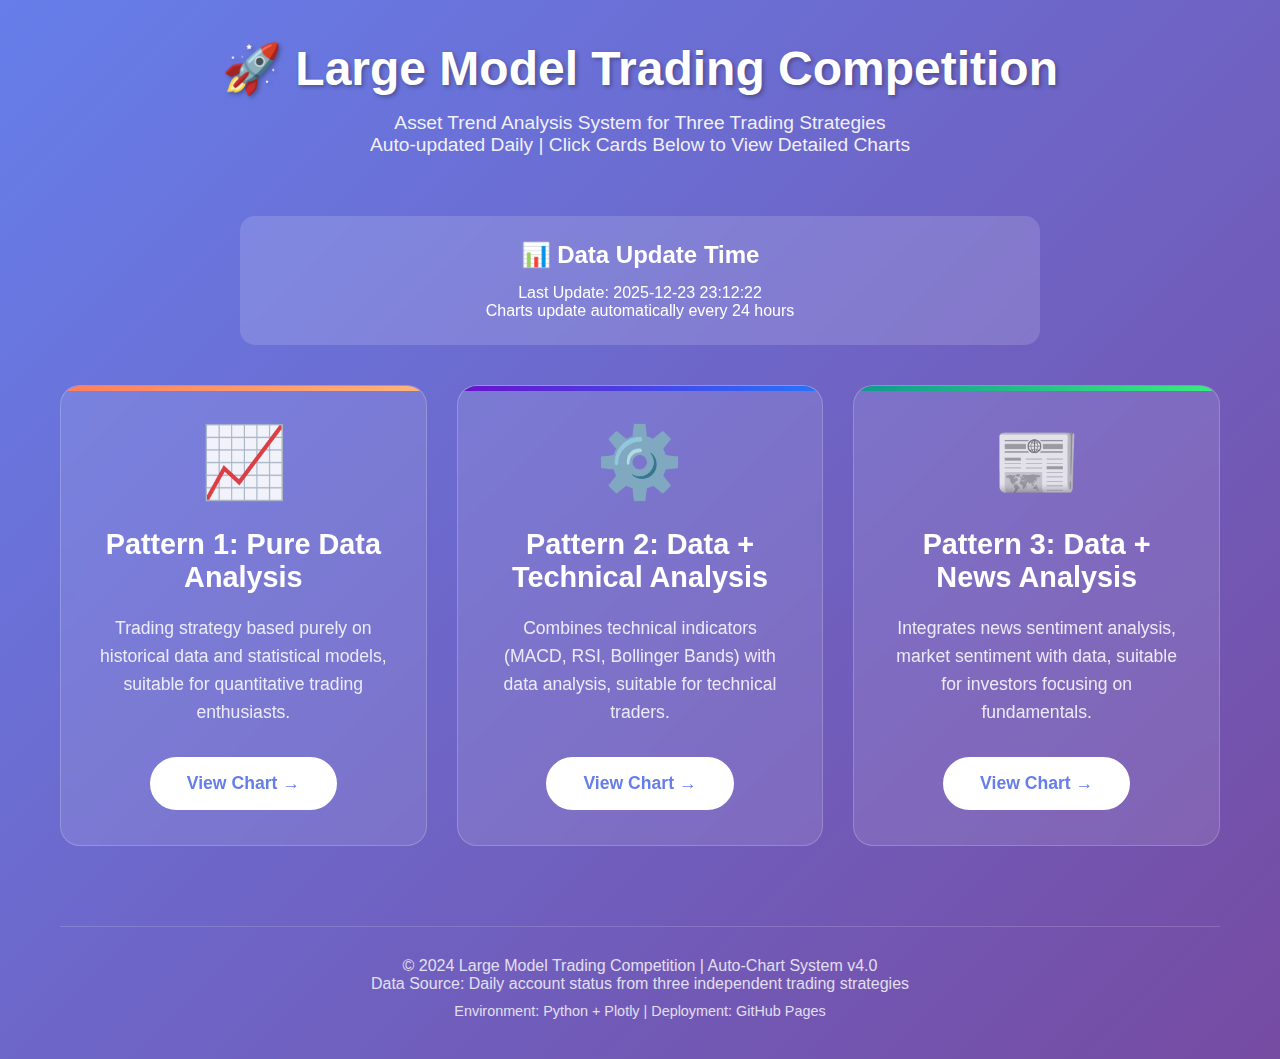
<file: index.html>
<!DOCTYPE html>
<html>
<head>
    <meta charset="utf-8">
    <title>Large Model Trading Charts</title>
    <style>
        * {
            margin: 0;
            padding: 0;
            box-sizing: border-box;
        }
        body {
            font-family: 'Arial', 'Helvetica', sans-serif;
            background: linear-gradient(135deg, #667eea 0%, #764ba2 100%);
            min-height: 100vh;
            color: white;
        }
        .container {
            max-width: 1200px;
            margin: 0 auto;
            padding: 40px 20px;
        }
        .header {
            text-align: center;
            margin-bottom: 60px;
        }
        .header h1 {
            font-size: 3em;
            margin-bottom: 15px;
            text-shadow: 2px 2px 4px rgba(0,0,0,0.3);
        }
        .header p {
            font-size: 1.2em;
            opacity: 0.9;
            max-width: 800px;
            margin: 0 auto;
        }
        .cards {
            display: grid;
            grid-template-columns: repeat(auto-fit, minmax(350px, 1fr));
            gap: 30px;
            margin-top: 40px;
        }
        .card {
            background: rgba(255, 255, 255, 0.1);
            backdrop-filter: blur(10px);
            border-radius: 20px;
            padding: 35px;
            text-align: center;
            transition: all 0.4s ease;
            border: 1px solid rgba(255, 255, 255, 0.2);
            cursor: pointer;
            position: relative;
            overflow: hidden;
        }
        .card::before {
            content: '';
            position: absolute;
            top: 0;
            left: 0;
            right: 0;
            height: 5px;
            background: linear-gradient(90deg, #ff7e5f, #feb47b);
        }
        .card:nth-child(2)::before {
            background: linear-gradient(90deg, #6a11cb, #2575fc);
        }
        .card:nth-child(3)::before {
            background: linear-gradient(90deg, #11998e, #38ef7d);
        }
        .card:hover {
            transform: translateY(-15px) scale(1.02);
            background: rgba(255, 255, 255, 0.2);
            box-shadow: 0 20px 40px rgba(0,0,0,0.4);
        }
        .card-icon {
            font-size: 70px;
            margin-bottom: 25px;
            opacity: 0.9;
        }
        .card h2 {
            margin: 0 0 20px 0;
            font-size: 1.8em;
            font-weight: 600;
        }
        .card p {
            margin: 0 0 30px 0;
            opacity: 0.85;
            line-height: 1.6;
            font-size: 1.1em;
        }
        .card-link {
            display: inline-block;
            padding: 14px 35px;
            background: white;
            color: #667eea;
            text-decoration: none;
            border-radius: 30px;
            font-weight: bold;
            font-size: 1.1em;
            transition: all 0.3s ease;
            border: 2px solid white;
        }
        .card-link:hover {
            background: transparent;
            color: white;
            transform: scale(1.05);
        }
        .footer {
            text-align: center;
            margin-top: 80px;
            padding-top: 30px;
            border-top: 1px solid rgba(255, 255, 255, 0.2);
            opacity: 0.8;
        }
        .update-info {
            background: rgba(255, 255, 255, 0.15);
            padding: 25px;
            border-radius: 15px;
            margin: 40px auto;
            max-width: 800px;
            text-align: center;
            backdrop-filter: blur(5px);
        }
        .update-info h3 {
            margin-bottom: 15px;
            font-size: 1.5em;
        }
        @media (max-width: 768px) {
            .cards {
                grid-template-columns: 1fr;
            }
            .header h1 {
                font-size: 2.2em;
            }
            .card {
                padding: 25px;
            }
        }
    </style>
</head>
<body>
    <div class="container">
        <div class="header">
            <h1>🚀 Large Model Trading Competition</h1>
            <p>Asset Trend Analysis System for Three Trading Strategies</p>
            <p>Auto-updated Daily | Click Cards Below to View Detailed Charts</p>
        </div>
        
        <div class="update-info">
            <h3>📊 Data Update Time</h3>
            <p>Last Update: 2025-12-23 23:12:22</p>
            <p>Charts update automatically every 24 hours</p>
        </div>
        
        <div class="cards">
            <div class="card" onclick="window.location.href='pattern1/index.html'">
                <div class="card-icon">📈</div>
                <h2>Pattern 1: Pure Data Analysis</h2>
                <p>Trading strategy based purely on historical data and statistical models, suitable for quantitative trading enthusiasts.</p>
                <a href="pattern1/index.html" class="card-link">View Chart →</a>
            </div>
            
            <div class="card" onclick="window.location.href='pattern2/index.html'">
                <div class="card-icon">⚙️</div>
                <h2>Pattern 2: Data + Technical Analysis</h2>
                <p>Combines technical indicators (MACD, RSI, Bollinger Bands) with data analysis, suitable for technical traders.</p>
                <a href="pattern2/index.html" class="card-link">View Chart →</a>
            </div>
            
            <div class="card" onclick="window.location.href='pattern3/index.html'">
                <div class="card-icon">📰</div>
                <h2>Pattern 3: Data + News Analysis</h2>
                <p>Integrates news sentiment analysis, market sentiment with data, suitable for investors focusing on fundamentals.</p>
                <a href="pattern3/index.html" class="card-link">View Chart →</a>
            </div>
        </div>
        
        <div class="footer">
            <p>© 2024 Large Model Trading Competition | Auto-Chart System v4.0</p>
            <p>Data Source: Daily account status from three independent trading strategies</p>
            <p style="margin-top: 10px; font-size: 0.9em;">
                Environment: Python + Plotly | Deployment: GitHub Pages
            </p>
        </div>
    </div>
    
    <script>
        document.querySelectorAll('.card').forEach(card => {
            card.addEventListener('click', function(e) {
                if (!e.target.classList.contains('card-link')) {
                    const link = this.querySelector('.card-link');
                    if (link) {
                        link.style.background = '#667eea';
                        link.style.color = 'white';
                        setTimeout(() => link.click(), 200);
                    }
                }
            });
        });
    </script>
</body>
</html>
</file>
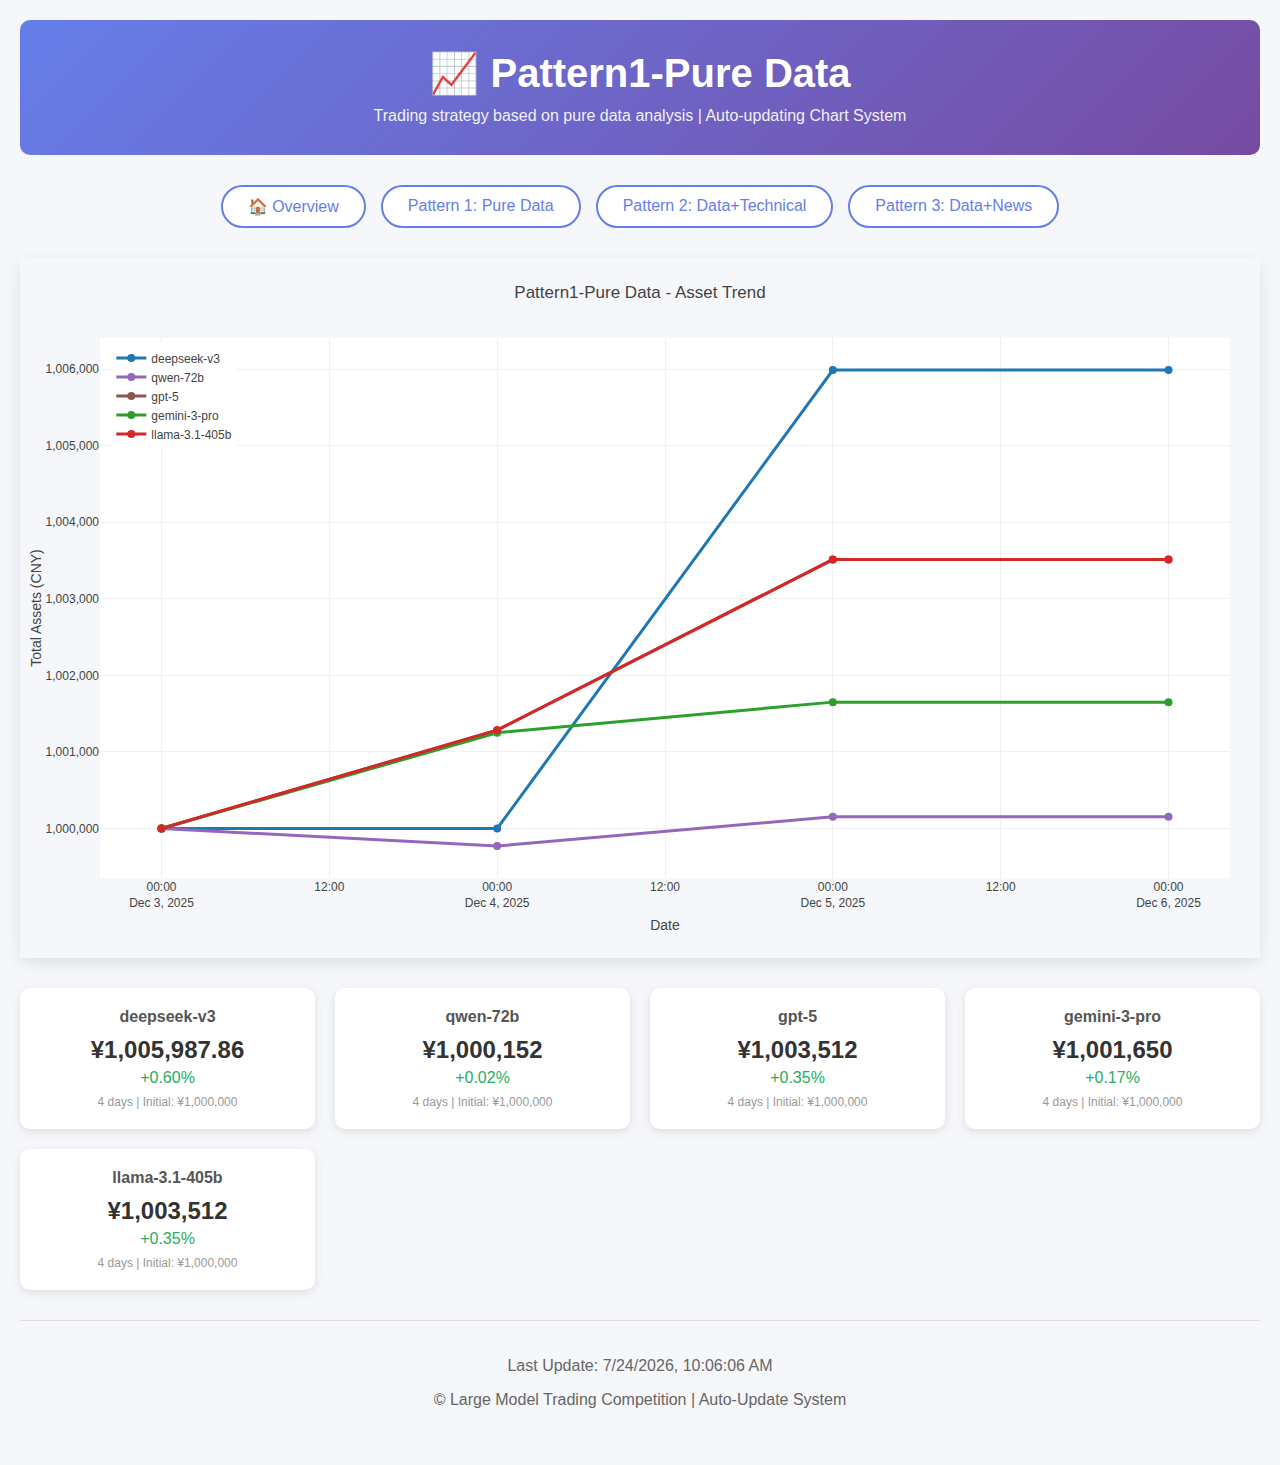
<file: pattern1/index.html>
<!DOCTYPE html>
<html>
<head>
    <meta charset="utf-8">
    <title>Pattern1-Pure Data - Asset Trend Chart</title>
    <script src="https://cdn.plot.ly/plotly-2.24.1.min.js"></script>
    <style>
        body { 
            margin: 0;
            padding: 0;
            font-family: 'Arial', 'Helvetica', sans-serif;
            background: #f5f7fa;
        }
        .container {
            max-width: 1400px;
            margin: 0 auto;
            padding: 20px;
        }
        .header {
            text-align: center;
            padding: 30px 0;
            background: linear-gradient(135deg, #667eea 0%, #764ba2 100%);
            color: white;
            border-radius: 10px;
            margin-bottom: 30px;
        }
        .header h1 {
            margin: 0;
            font-size: 2.5em;
        }
        .header p {
            margin: 10px 0 0;
            opacity: 0.9;
        }
        .nav {
            display: flex;
            justify-content: center;
            gap: 15px;
            margin-bottom: 30px;
            flex-wrap: wrap;
        }
        .nav a {
            padding: 10px 25px;
            background: white;
            border-radius: 25px;
            text-decoration: none;
            color: #667eea;
            font-weight: 500;
            border: 2px solid #667eea;
            transition: all 0.3s;
        }
        .nav a:hover {
            background: #667eea;
            color: white;
            transform: translateY(-2px);
        }
        .nav a.active {
            background: #667eea;
            color: white;
        }
        #chart {
            width: 100%;
            height: 700px;
            background: white;
            border-radius: 10px;
            box-shadow: 0 5px 15px rgba(0,0,0,0.1);
            margin-bottom: 30px;
        }
        .stats {
            display: grid;
            grid-template-columns: repeat(auto-fit, minmax(250px, 1fr));
            gap: 20px;
            margin-bottom: 30px;
        }
        .stat-card {
            background: white;
            padding: 20px;
            border-radius: 10px;
            box-shadow: 0 3px 10px rgba(0,0,0,0.1);
            text-align: center;
        }
        .stat-card h3 {
            margin: 0 0 10px;
            color: #555;
            font-size: 16px;
        }
        .stat-card .value {
            font-size: 24px;
            font-weight: bold;
            color: #333;
            margin-bottom: 5px;
        }
        .stat-card .change {
            font-size: 16px;
            font-weight: 500;
        }
        .change.positive { color: #27ae60; }
        .change.negative { color: #e74c3c; }
        .footer {
            text-align: center;
            padding: 20px;
            color: #666;
            border-top: 1px solid #ddd;
            margin-top: 30px;
        }
        @media (max-width: 768px) {
            .header h1 { font-size: 1.8em; }
            #chart { height: 500px; }
            .stats { grid-template-columns: 1fr; }
        }
    </style>
</head>
<body>
    <div class="container">
        <div class="header">
            <h1>📈 Pattern1-Pure Data</h1>
            <p>Trading strategy based on pure data analysis | Auto-updating Chart System</p>
        </div>
        
        <div class="nav">
            <a href="../index.html">🏠 Overview</a>
            <a href="../pattern1/index.html">Pattern 1: Pure Data</a>
            <a href="../pattern2/index.html">Pattern 2: Data+Technical</a>
            <a href="../pattern3/index.html">Pattern 3: Data+News</a>
        </div>
        
        <div id="chart"></div>
        
        <div class="stats" id="statsContainer">
            <!-- Statistics will be dynamically generated -->
        </div>
        
        <div class="footer">
            <p>Last Update: <span id="updateTime">2026-01-03 13:06:29</span></p>
            <p>© Large Model Trading Competition | Auto-Update System</p>
        </div>
    </div>

    <script src="./assets_data.js"></script>
    <script>
        document.addEventListener('DOMContentLoaded', function() {
            const currentPattern = "Pattern1-Pure Data";
            document.querySelectorAll('.nav a').forEach(link => {
                if (link.textContent.includes(currentPattern)) {
                    link.classList.add('active');
                }
            });
            
            document.getElementById('updateTime').textContent = new Date().toLocaleString('en-US');
            
            if (typeof modelAssetsData === 'undefined') {
                document.getElementById('chart').innerHTML = 
                    '<div style="text-align:center; padding:50px;"><h3>Data Loading Failed</h3><p>Please check data files</p></div>';
                return;
            }
            
            const traces = [];
            const colors = {
                'deepseek-v3': '#1f77b4',
                'qwen-72b': '#9467bd',
                'gpt-5': '#8c564b',
                'gemini-3-pro': '#2ca02c',
                'llama-3.1-405b': '#d62728'
            };
            
            let statsHtml = '';
            
            for (const modelName in modelAssetsData) {
                const data = modelAssetsData[modelName];
                if (data.length === 0) continue;
                
                const x = data.map(item => item[0]);
                const y = data.map(item => item[1]);
                
                const firstValue = y[0];
                const lastValue = y[y.length - 1];
                const changePercent = ((lastValue - firstValue) / firstValue * 100).toFixed(2);
                const changeClass = changePercent >= 0 ? 'positive' : 'negative';
                const changeSign = changePercent >= 0 ? '+' : '';
                
                statsHtml += `
                    <div class="stat-card">
                        <h3>${modelName}</h3>
                        <div class="value">¥${lastValue.toLocaleString('en-US')}</div>
                        <div class="change ${changeClass}">${changeSign}${changePercent}%</div>
                        <div style="font-size:12px; color:#999; margin-top:8px;">
                            ${data.length} days | Initial: ¥${firstValue.toLocaleString('en-US')}
                        </div>
                    </div>
                `;
                
                traces.push({
                    x: x,
                    y: y,
                    mode: 'lines+markers',
                    name: modelName,
                    line: { color: colors[modelName], width: 3 },
                    marker: { size: 8 },
                    hovertemplate: '<b>%{x}</b><br><b>%{data.name}</b><br>¥%{y:,.0f}<extra></extra>'
                });
            }
            
            if (statsHtml) {
                document.getElementById('statsContainer').innerHTML = statsHtml;
            }
            
            if (traces.length > 0) {
                const layout = {
                    title: 'Pattern1-Pure Data - Asset Trend',
                    xaxis: { 
                        title: 'Date',
                        gridcolor: '#f0f0f0'
                    },
                    yaxis: { 
                        title: 'Total Assets (CNY)',
                        tickformat: ',.0f',
                        gridcolor: '#f0f0f0'
                    },
                    hovermode: 'x unified',
                    plot_bgcolor: 'white',
                    paper_bgcolor: '#f5f7fa',
                    legend: {
                        x: 0.01,
                        y: 0.99,
                        bgcolor: 'rgba(255,255,255,0.9)'
                    },
                    margin: { l: 80, r: 30, t: 80, b: 80 }
                };
                
                Plotly.newPlot('chart', traces, layout);
                
                window.addEventListener('resize', function() {
                    Plotly.Plots.resize(document.getElementById('chart'));
                });
            } else {
                document.getElementById('chart').innerHTML = 
                    '<div style="text-align:center; padding:50px;"><h3>No Chart Data</h3></div>';
            }
        });
    </script>
</body>
</html>
</file>
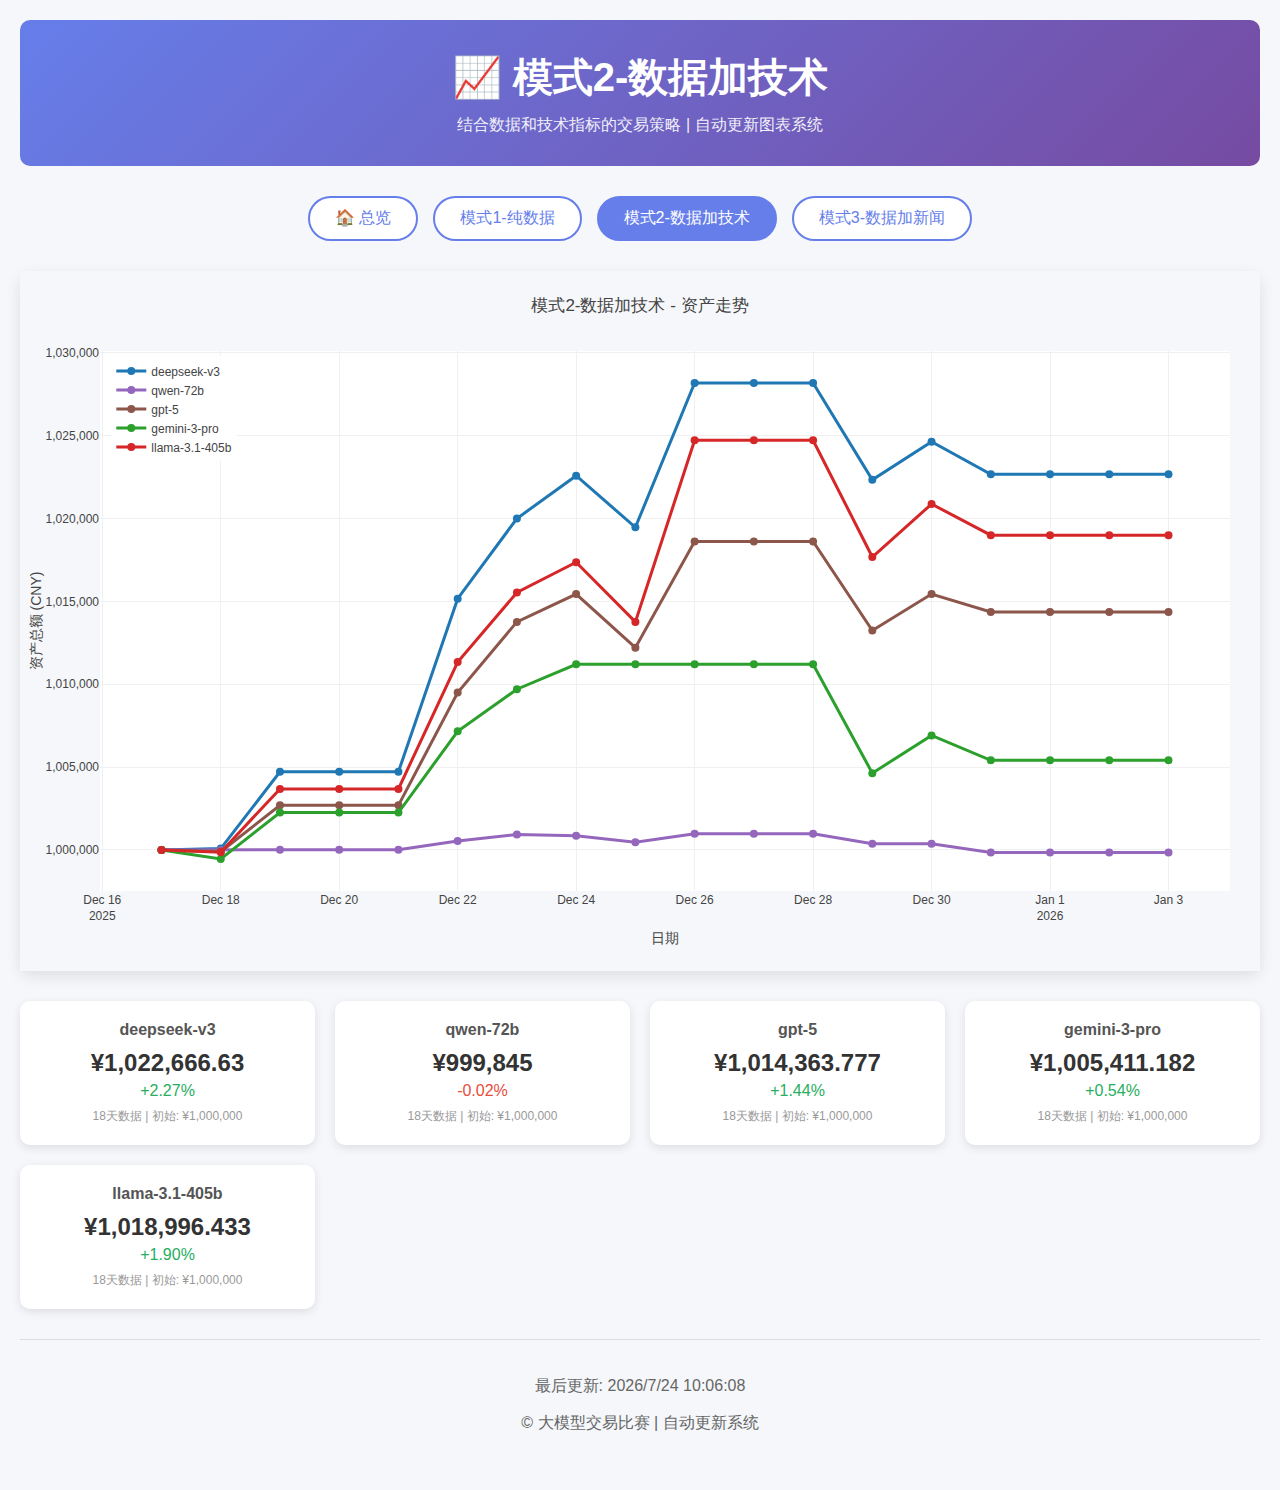
<file: pattern2/index.html>
<!DOCTYPE html>
<html>
<head>
    <meta charset="utf-8">
    <title>模式2-数据加技术 - 资产走势图</title>
    <script src="https://cdn.plot.ly/plotly-2.24.1.min.js"></script>
    <style>
        body { 
            margin: 0;
            padding: 0;
            font-family: 'Arial', 'Microsoft YaHei', sans-serif;
            background: #f5f7fa;
        }
        .container {
            max-width: 1400px;
            margin: 0 auto;
            padding: 20px;
        }
        .header {
            text-align: center;
            padding: 30px 0;
            background: linear-gradient(135deg, #667eea 0%, #764ba2 100%);
            color: white;
            border-radius: 10px;
            margin-bottom: 30px;
        }
        .header h1 {
            margin: 0;
            font-size: 2.5em;
        }
        .header p {
            margin: 10px 0 0;
            opacity: 0.9;
        }
        .nav {
            display: flex;
            justify-content: center;
            gap: 15px;
            margin-bottom: 30px;
            flex-wrap: wrap;
        }
        .nav a {
            padding: 10px 25px;
            background: white;
            border-radius: 25px;
            text-decoration: none;
            color: #667eea;
            font-weight: 500;
            border: 2px solid #667eea;
            transition: all 0.3s;
        }
        .nav a:hover {
            background: #667eea;
            color: white;
            transform: translateY(-2px);
        }
        .nav a.active {
            background: #667eea;
            color: white;
        }
        #chart {
            width: 100%;
            height: 700px;
            background: white;
            border-radius: 10px;
            box-shadow: 0 5px 15px rgba(0,0,0,0.1);
            margin-bottom: 30px;
        }
        .stats {
            display: grid;
            grid-template-columns: repeat(auto-fit, minmax(250px, 1fr));
            gap: 20px;
            margin-bottom: 30px;
        }
        .stat-card {
            background: white;
            padding: 20px;
            border-radius: 10px;
            box-shadow: 0 3px 10px rgba(0,0,0,0.1);
            text-align: center;
        }
        .stat-card h3 {
            margin: 0 0 10px;
            color: #555;
            font-size: 16px;
        }
        .stat-card .value {
            font-size: 24px;
            font-weight: bold;
            color: #333;
            margin-bottom: 5px;
        }
        .stat-card .change {
            font-size: 16px;
            font-weight: 500;
        }
        .change.positive { color: #27ae60; }
        .change.negative { color: #e74c3c; }
        .footer {
            text-align: center;
            padding: 20px;
            color: #666;
            border-top: 1px solid #ddd;
            margin-top: 30px;
        }
        @media (max-width: 768px) {
            .header h1 { font-size: 1.8em; }
            #chart { height: 500px; }
            .stats { grid-template-columns: 1fr; }
        }
    </style>
</head>
<body>
    <div class="container">
        <div class="header">
            <h1>📈 模式2-数据加技术</h1>
            <p>结合数据和技术指标的交易策略 | 自动更新图表系统</p>
        </div>
        
        <div class="nav">
            <a href="../index.html">🏠 总览</a>
            <a href="../pattern1/index.html">模式1-纯数据</a>
            <a href="../pattern2/index.html">模式2-数据加技术</a>
            <a href="../pattern3/index.html">模式3-数据加新闻</a>
        </div>
        
        <div id="chart"></div>
        
        <div class="stats" id="statsContainer">
            <!-- 统计数据将动态生成 -->
        </div>
        
        <div class="footer">
            <p>最后更新: <span id="updateTime">2025-12-06 16:30:47</span></p>
            <p>© 大模型交易比赛 | 自动更新系统</p>
        </div>
    </div>

    <script src="./assets_data.js"></script>
    <script>
        document.addEventListener('DOMContentLoaded', function() {
            const currentPattern = "模式2-数据加技术";
            document.querySelectorAll('.nav a').forEach(link => {
                if (link.textContent.includes(currentPattern)) {
                    link.classList.add('active');
                }
            });
            
            document.getElementById('updateTime').textContent = new Date().toLocaleString('zh-CN');
            
            if (typeof modelAssetsData === 'undefined') {
                document.getElementById('chart').innerHTML = 
                    '<div style="text-align:center; padding:50px;"><h3>数据加载失败</h3><p>请检查数据文件</p></div>';
                return;
            }
            
            const traces = [];
            const colors = {
                'deepseek-v3': '#1f77b4',
                'qwen-72b': '#9467bd',
                'gpt-5': '#8c564b',
                'gemini-3-pro': '#2ca02c',
                'llama-3.1-405b': '#d62728'
            };
            
            let statsHtml = '';
            
            for (const modelName in modelAssetsData) {
                const data = modelAssetsData[modelName];
                if (data.length === 0) continue;
                
                const x = data.map(item => item[0]);
                const y = data.map(item => item[1]);
                
                const firstValue = y[0];
                const lastValue = y[y.length - 1];
                const changePercent = ((lastValue - firstValue) / firstValue * 100).toFixed(2);
                const changeClass = changePercent >= 0 ? 'positive' : 'negative';
                const changeSign = changePercent >= 0 ? '+' : '';
                
                statsHtml += `
                    <div class="stat-card">
                        <h3>${modelName}</h3>
                        <div class="value">¥${lastValue.toLocaleString('zh-CN')}</div>
                        <div class="change ${changeClass}">${changeSign}${changePercent}%</div>
                        <div style="font-size:12px; color:#999; margin-top:8px;">
                            ${data.length}天数据 | 初始: ¥${firstValue.toLocaleString('zh-CN')}
                        </div>
                    </div>
                `;
                
                traces.push({
                    x: x,
                    y: y,
                    mode: 'lines+markers',
                    name: modelName,
                    line: { color: colors[modelName], width: 3 },
                    marker: { size: 8 },
                    hovertemplate: '<b>%{x}</b><br><b>%{data.name}</b><br>¥%{y:,.0f}<extra></extra>'
                });
            }
            
            if (statsHtml) {
                document.getElementById('statsContainer').innerHTML = statsHtml;
            }
            
            if (traces.length > 0) {
                const layout = {
                    title: '模式2-数据加技术 - 资产走势',
                    xaxis: { 
                        title: '日期',
                        gridcolor: '#f0f0f0'
                    },
                    yaxis: { 
                        title: '资产总额 (CNY)',
                        tickformat: ',.0f',
                        gridcolor: '#f0f0f0'
                    },
                    hovermode: 'x unified',
                    plot_bgcolor: 'white',
                    paper_bgcolor: '#f5f7fa',
                    legend: {
                        x: 0.01,
                        y: 0.99,
                        bgcolor: 'rgba(255,255,255,0.9)'
                    },
                    margin: { l: 80, r: 30, t: 80, b: 80 }
                };
                
                Plotly.newPlot('chart', traces, layout);
                
                window.addEventListener('resize', function() {
                    Plotly.Plots.resize(document.getElementById('chart'));
                });
            } else {
                document.getElementById('chart').innerHTML = 
                    '<div style="text-align:center; padding:50px;"><h3>暂无图表数据</h3></div>';
            }
        });
    </script>
</body>
</html>
</file>
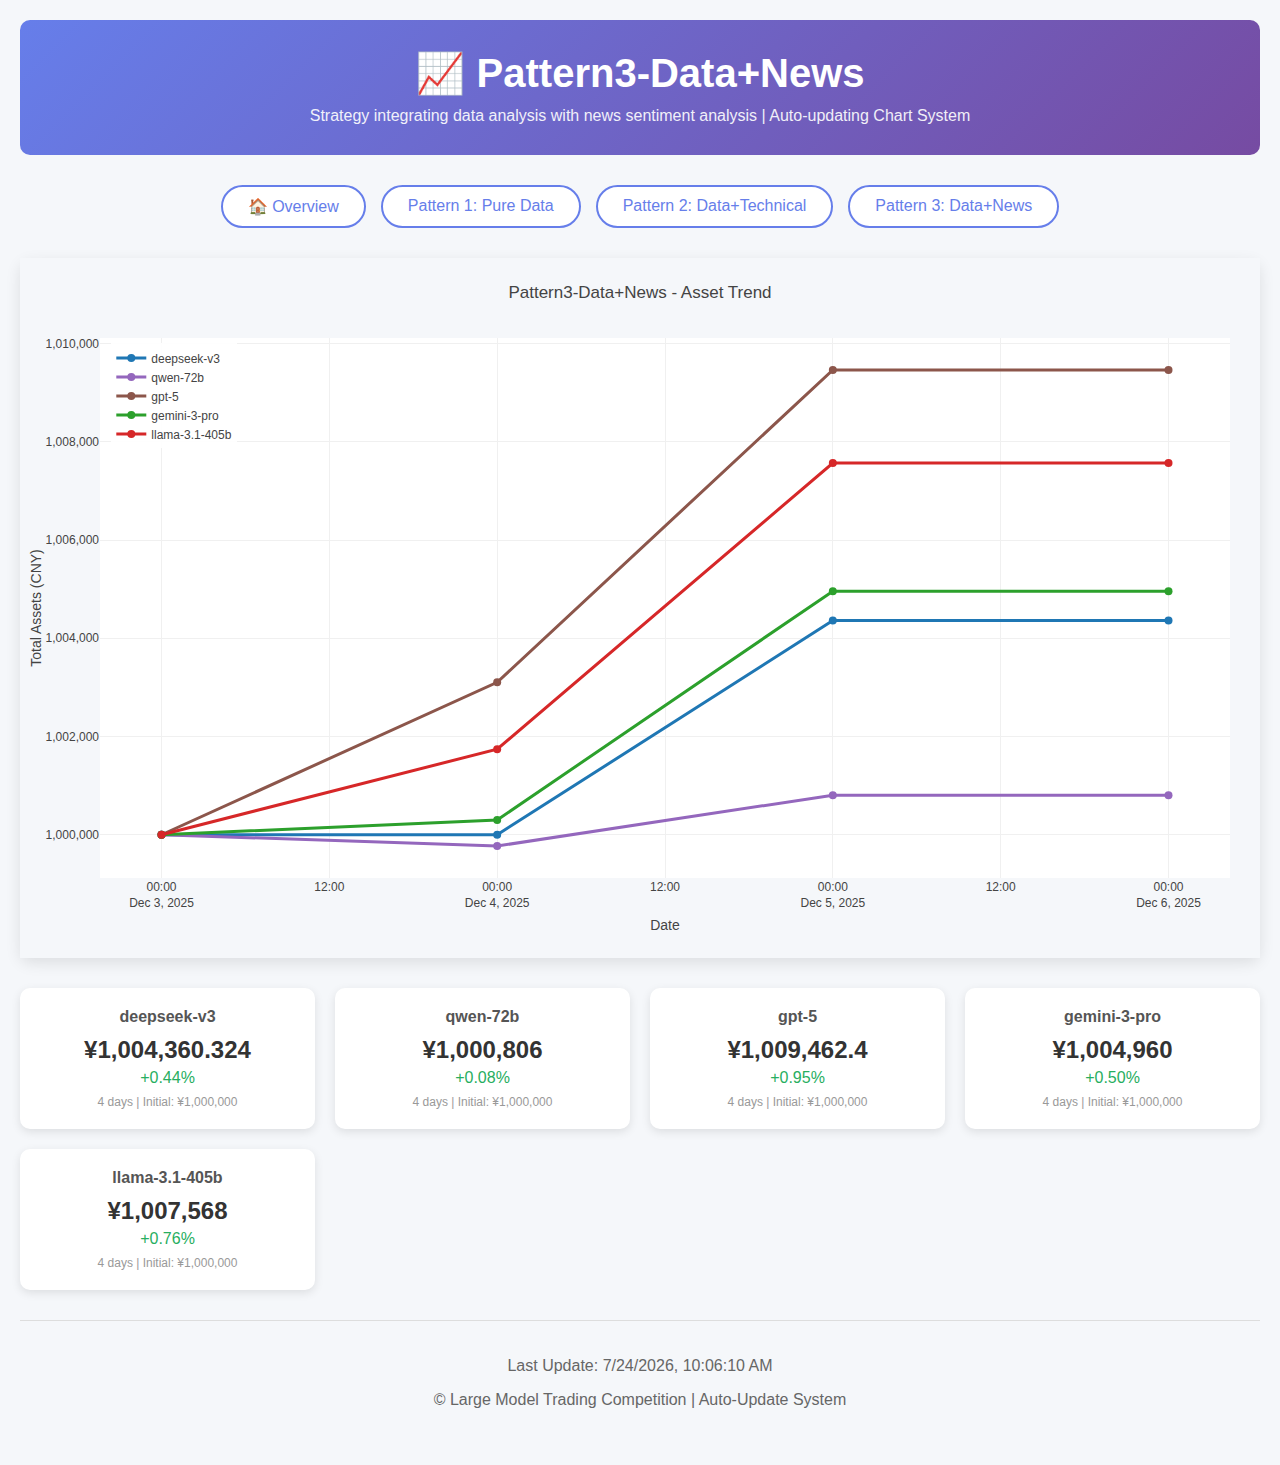
<file: pattern3/index.html>
<!DOCTYPE html>
<html>
<head>
    <meta charset="utf-8">
    <title>Pattern3-Data+News - Asset Trend Chart</title>
    <script src="https://cdn.plot.ly/plotly-2.24.1.min.js"></script>
    <style>
        body { 
            margin: 0;
            padding: 0;
            font-family: 'Arial', 'Helvetica', sans-serif;
            background: #f5f7fa;
        }
        .container {
            max-width: 1400px;
            margin: 0 auto;
            padding: 20px;
        }
        .header {
            text-align: center;
            padding: 30px 0;
            background: linear-gradient(135deg, #667eea 0%, #764ba2 100%);
            color: white;
            border-radius: 10px;
            margin-bottom: 30px;
        }
        .header h1 {
            margin: 0;
            font-size: 2.5em;
        }
        .header p {
            margin: 10px 0 0;
            opacity: 0.9;
        }
        .nav {
            display: flex;
            justify-content: center;
            gap: 15px;
            margin-bottom: 30px;
            flex-wrap: wrap;
        }
        .nav a {
            padding: 10px 25px;
            background: white;
            border-radius: 25px;
            text-decoration: none;
            color: #667eea;
            font-weight: 500;
            border: 2px solid #667eea;
            transition: all 0.3s;
        }
        .nav a:hover {
            background: #667eea;
            color: white;
            transform: translateY(-2px);
        }
        .nav a.active {
            background: #667eea;
            color: white;
        }
        #chart {
            width: 100%;
            height: 700px;
            background: white;
            border-radius: 10px;
            box-shadow: 0 5px 15px rgba(0,0,0,0.1);
            margin-bottom: 30px;
        }
        .stats {
            display: grid;
            grid-template-columns: repeat(auto-fit, minmax(250px, 1fr));
            gap: 20px;
            margin-bottom: 30px;
        }
        .stat-card {
            background: white;
            padding: 20px;
            border-radius: 10px;
            box-shadow: 0 3px 10px rgba(0,0,0,0.1);
            text-align: center;
        }
        .stat-card h3 {
            margin: 0 0 10px;
            color: #555;
            font-size: 16px;
        }
        .stat-card .value {
            font-size: 24px;
            font-weight: bold;
            color: #333;
            margin-bottom: 5px;
        }
        .stat-card .change {
            font-size: 16px;
            font-weight: 500;
        }
        .change.positive { color: #27ae60; }
        .change.negative { color: #e74c3c; }
        .footer {
            text-align: center;
            padding: 20px;
            color: #666;
            border-top: 1px solid #ddd;
            margin-top: 30px;
        }
        @media (max-width: 768px) {
            .header h1 { font-size: 1.8em; }
            #chart { height: 500px; }
            .stats { grid-template-columns: 1fr; }
        }
    </style>
</head>
<body>
    <div class="container">
        <div class="header">
            <h1>📈 Pattern3-Data+News</h1>
            <p>Strategy integrating data analysis with news sentiment analysis | Auto-updating Chart System</p>
        </div>
        
        <div class="nav">
            <a href="../index.html">🏠 Overview</a>
            <a href="../pattern1/index.html">Pattern 1: Pure Data</a>
            <a href="../pattern2/index.html">Pattern 2: Data+Technical</a>
            <a href="../pattern3/index.html">Pattern 3: Data+News</a>
        </div>
        
        <div id="chart"></div>
        
        <div class="stats" id="statsContainer">
            <!-- Statistics will be dynamically generated -->
        </div>
        
        <div class="footer">
            <p>Last Update: <span id="updateTime">2026-01-09 17:50:43</span></p>
            <p>© Large Model Trading Competition | Auto-Update System</p>
        </div>
    </div>

    <script src="./assets_data.js"></script>
    <script>
        document.addEventListener('DOMContentLoaded', function() {
            const currentPattern = "Pattern3-Data+News";
            document.querySelectorAll('.nav a').forEach(link => {
                if (link.textContent.includes(currentPattern)) {
                    link.classList.add('active');
                }
            });
            
            document.getElementById('updateTime').textContent = new Date().toLocaleString('en-US');
            
            if (typeof modelAssetsData === 'undefined') {
                document.getElementById('chart').innerHTML = 
                    '<div style="text-align:center; padding:50px;"><h3>Data Loading Failed</h3><p>Please check data files</p></div>';
                return;
            }
            
            const traces = [];
            const colors = {
                'deepseek-v3': '#1f77b4',
                'qwen-72b': '#9467bd',
                'gpt-5': '#8c564b',
                'gemini-3-pro': '#2ca02c',
                'llama-3.1-405b': '#d62728'
            };
            
            let statsHtml = '';
            
            for (const modelName in modelAssetsData) {
                const data = modelAssetsData[modelName];
                if (data.length === 0) continue;
                
                const x = data.map(item => item[0]);
                const y = data.map(item => item[1]);
                
                const firstValue = y[0];
                const lastValue = y[y.length - 1];
                const changePercent = ((lastValue - firstValue) / firstValue * 100).toFixed(2);
                const changeClass = changePercent >= 0 ? 'positive' : 'negative';
                const changeSign = changePercent >= 0 ? '+' : '';
                
                statsHtml += `
                    <div class="stat-card">
                        <h3>${modelName}</h3>
                        <div class="value">¥${lastValue.toLocaleString('en-US')}</div>
                        <div class="change ${changeClass}">${changeSign}${changePercent}%</div>
                        <div style="font-size:12px; color:#999; margin-top:8px;">
                            ${data.length} days | Initial: ¥${firstValue.toLocaleString('en-US')}
                        </div>
                    </div>
                `;
                
                traces.push({
                    x: x,
                    y: y,
                    mode: 'lines+markers',
                    name: modelName,
                    line: { color: colors[modelName], width: 3 },
                    marker: { size: 8 },
                    hovertemplate: '<b>%{x}</b><br><b>%{data.name}</b><br>¥%{y:,.0f}<extra></extra>'
                });
            }
            
            if (statsHtml) {
                document.getElementById('statsContainer').innerHTML = statsHtml;
            }
            
            if (traces.length > 0) {
                const layout = {
                    title: 'Pattern3-Data+News - Asset Trend',
                    xaxis: { 
                        title: 'Date',
                        gridcolor: '#f0f0f0'
                    },
                    yaxis: { 
                        title: 'Total Assets (CNY)',
                        tickformat: ',.0f',
                        gridcolor: '#f0f0f0'
                    },
                    hovermode: 'x unified',
                    plot_bgcolor: 'white',
                    paper_bgcolor: '#f5f7fa',
                    legend: {
                        x: 0.01,
                        y: 0.99,
                        bgcolor: 'rgba(255,255,255,0.9)'
                    },
                    margin: { l: 80, r: 30, t: 80, b: 80 }
                };
                
                Plotly.newPlot('chart', traces, layout);
                
                window.addEventListener('resize', function() {
                    Plotly.Plots.resize(document.getElementById('chart'));
                });
            } else {
                document.getElementById('chart').innerHTML = 
                    '<div style="text-align:center; padding:50px;"><h3>No Chart Data</h3></div>';
            }
        });
    </script>
</body>
</html>
</file>
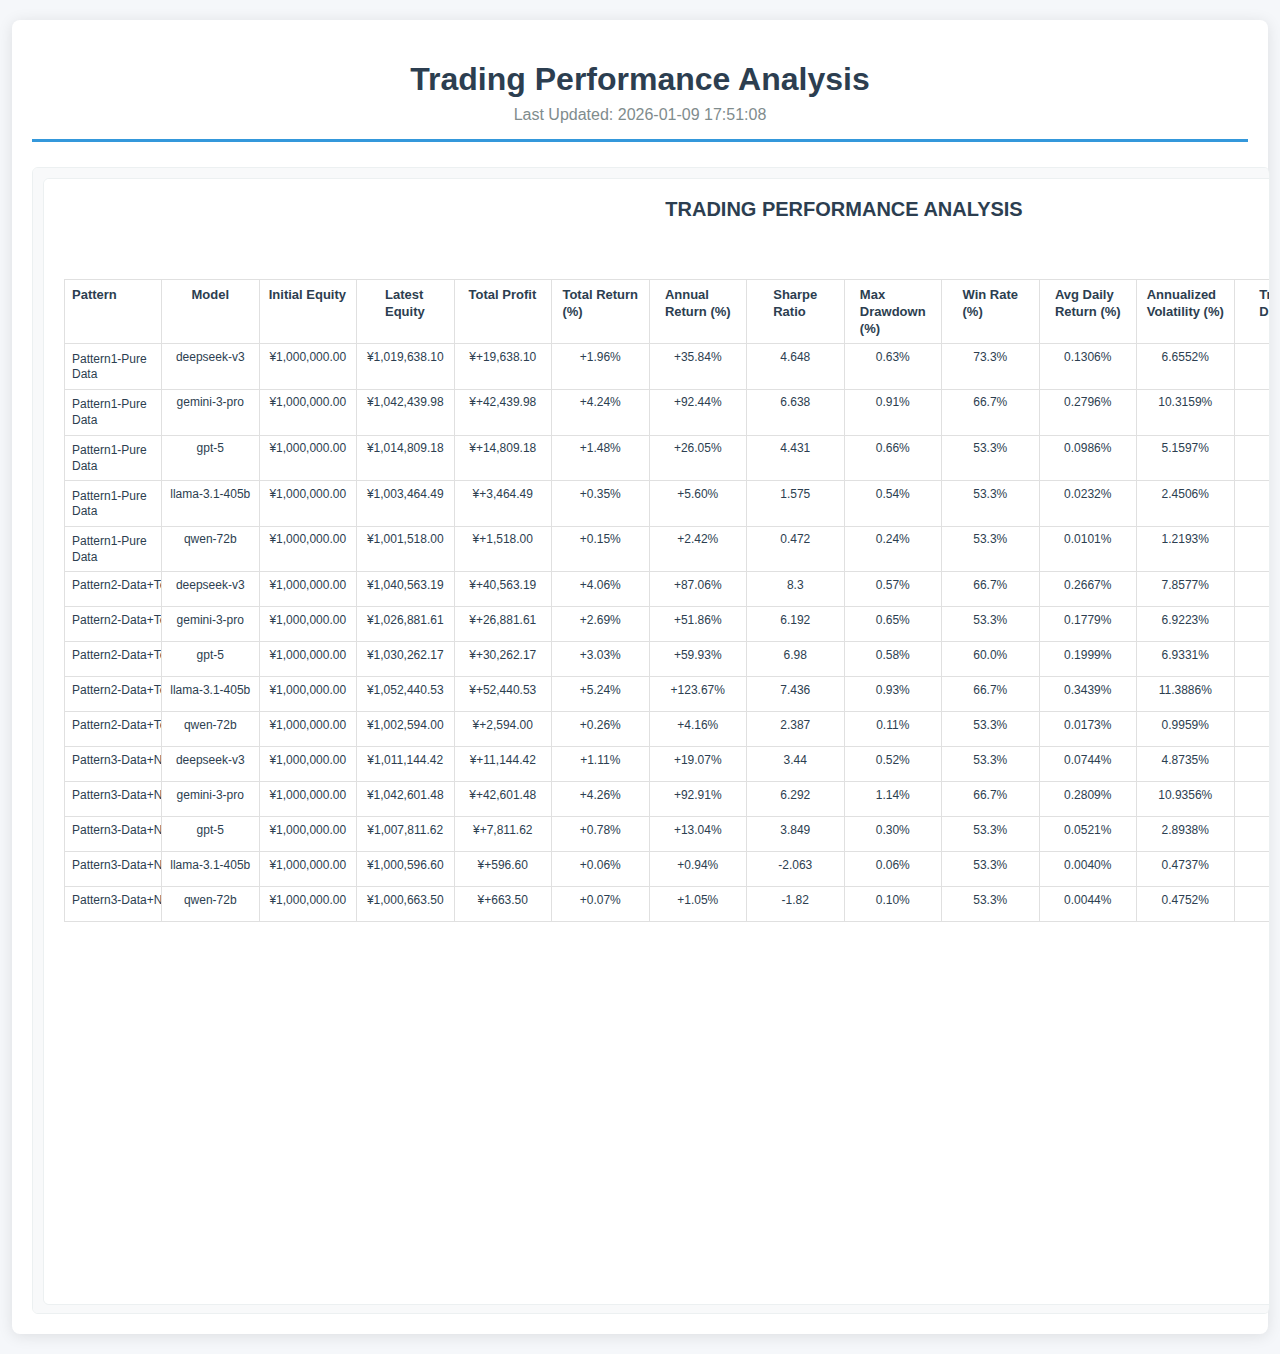
<file: performance-dashboard/index.html>
<!DOCTYPE html>
<html lang="en">
<head>
    <meta charset="UTF-8">
    <meta name="viewport" content="width=device-width, initial-scale=1.0">
    <title>Trading Performance Dashboard</title>
    <script src="https://cdn.plot.ly/plotly-2.24.1.min.js"></script>
    <style>
        body { margin: 0; padding: 0; background-color: #F5F7FA; font-family: 'Arial', 'Segoe UI', sans-serif; }
        .dashboard-container { max-width: 95%; margin: 20px auto; padding: 20px; background-color: white; box-shadow: 0 2px 15px rgba(0,0,0,0.1); border-radius: 8px; }
        .dashboard-header { text-align: center; margin-bottom: 25px; padding-bottom: 15px; border-bottom: 3px solid #3498DB; }
        .dashboard-header h1 { color: #2C3E50; margin-bottom: 8px; font-size: 32px; font-weight: 700; }
        .dashboard-subtitle { color: #7F8C8D; font-size: 16px; font-weight: 500; }
        .plot-container { width: 100%; overflow-x: auto; margin-top: 25px; border: 1px solid #ECF0F1; border-radius: 6px; padding: 10px; background-color: #F8F9FA; }
        .js-plotly-plot .plotly .modebar { background-color: white !important; }
        .js-plotly-plot .plotly .modebar-btn path { fill: #2C3E50 !important; }
        @media (max-width: 768px) { .dashboard-container { margin: 10px; padding: 15px; max-width: 100%; } .dashboard-header h1 { font-size: 24px; } .dashboard-subtitle { font-size: 14px; } }
    </style>
</head>
<body>
    <div class="dashboard-container">
        <div class="dashboard-header">
            <h1>Trading Performance Analysis</h1>
            <div class="dashboard-subtitle">Last Updated: 2026-01-09 17:51:08</div>
        </div>
        <div class="plot-container">
            <div>                        <script type="text/javascript">window.PlotlyConfig = {MathJaxConfig: 'local'};</script>
        <script charset="utf-8" src="https://cdn.plot.ly/plotly-3.3.0.min.js" integrity="sha256-bO3dS6yCpk9aK4gUpNELtCiDeSYvGYnK7jFI58NQnHI=" crossorigin="anonymous"></script>                <div id="6ebc5bfe-55c2-41ae-b57d-a27bb51d33b8" class="plotly-graph-div" style="height:1125px; width:1600px;"></div>            <script type="text/javascript">                window.PLOTLYENV=window.PLOTLYENV || {};                                if (document.getElementById("6ebc5bfe-55c2-41ae-b57d-a27bb51d33b8")) {                    Plotly.newPlot(                        "6ebc5bfe-55c2-41ae-b57d-a27bb51d33b8",                        [{"cells":{"align":["left","center","center","center","center","center","center","center","center","center","center","center","center","center","center","center"],"fill":{"color":"white"},"font":{"color":"#2C3E50","family":"Arial, sans-serif","size":12},"height":35,"line":{"color":"#E0E0E0","width":1},"values":[["Pattern1-Pure Data","Pattern1-Pure Data","Pattern1-Pure Data","Pattern1-Pure Data","Pattern1-Pure Data","Pattern2-Data+Technical","Pattern2-Data+Technical","Pattern2-Data+Technical","Pattern2-Data+Technical","Pattern2-Data+Technical","Pattern3-Data+News","Pattern3-Data+News","Pattern3-Data+News","Pattern3-Data+News","Pattern3-Data+News"],["deepseek-v3","gemini-3-pro","gpt-5","llama-3.1-405b","qwen-72b","deepseek-v3","gemini-3-pro","gpt-5","llama-3.1-405b","qwen-72b","deepseek-v3","gemini-3-pro","gpt-5","llama-3.1-405b","qwen-72b"],["¥1,000,000.00","¥1,000,000.00","¥1,000,000.00","¥1,000,000.00","¥1,000,000.00","¥1,000,000.00","¥1,000,000.00","¥1,000,000.00","¥1,000,000.00","¥1,000,000.00","¥1,000,000.00","¥1,000,000.00","¥1,000,000.00","¥1,000,000.00","¥1,000,000.00"],["¥1,019,638.10","¥1,042,439.98","¥1,014,809.18","¥1,003,464.49","¥1,001,518.00","¥1,040,563.19","¥1,026,881.61","¥1,030,262.17","¥1,052,440.53","¥1,002,594.00","¥1,011,144.42","¥1,042,601.48","¥1,007,811.62","¥1,000,596.60","¥1,000,663.50"],["¥+19,638.10","¥+42,439.98","¥+14,809.18","¥+3,464.49","¥+1,518.00","¥+40,563.19","¥+26,881.61","¥+30,262.17","¥+52,440.53","¥+2,594.00","¥+11,144.42","¥+42,601.48","¥+7,811.62","¥+596.60","¥+663.50"],["+1.96%","+4.24%","+1.48%","+0.35%","+0.15%","+4.06%","+2.69%","+3.03%","+5.24%","+0.26%","+1.11%","+4.26%","+0.78%","+0.06%","+0.07%"],["+35.84%","+92.44%","+26.05%","+5.60%","+2.42%","+87.06%","+51.86%","+59.93%","+123.67%","+4.16%","+19.07%","+92.91%","+13.04%","+0.94%","+1.05%"],[4.648,6.638,4.431,1.575,0.472,8.3,6.192,6.98,7.436,2.387,3.44,6.292,3.849,-2.063,-1.82],["0.63%","0.91%","0.66%","0.54%","0.24%","0.57%","0.65%","0.58%","0.93%","0.11%","0.52%","1.14%","0.30%","0.06%","0.10%"],["73.3%","66.7%","53.3%","53.3%","53.3%","66.7%","53.3%","60.0%","66.7%","53.3%","53.3%","66.7%","53.3%","53.3%","53.3%"],["0.1306%","0.2796%","0.0986%","0.0232%","0.0101%","0.2667%","0.1779%","0.1999%","0.3439%","0.0173%","0.0744%","0.2809%","0.0521%","0.0040%","0.0044%"],["6.6552%","10.3159%","5.1597%","2.4506%","1.2193%","7.8577%","6.9223%","6.9331%","11.3886%","0.9959%","4.8735%","10.9356%","2.8938%","0.4737%","0.4752%"],[16,16,16,16,16,16,16,16,16,16,16,16,16,16,16],[16,16,16,16,16,16,16,16,16,16,16,16,16,16,16],["2026-01-09","2026-01-09","2026-01-09","2026-01-09","2026-01-09","2026-01-09","2026-01-09","2026-01-09","2026-01-09","2026-01-09","2026-01-09","2026-01-09","2026-01-09","2026-01-09","2026-01-09"],["20260109","20260109","20260109","20260109","20260109","20260109","20260109","20260109","20260109","20260109","20260109","20260109","20260109","20260109","20260109"]]},"header":{"align":["left","center","center","center","center","center","center","center","center","center","center","center","center","center","center","center"],"fill":{"color":"white"},"font":{"color":"#2C3E50","family":"Arial, sans-serif","size":13,"weight":"bold"},"height":40,"line":{"color":"#E0E0E0","width":1},"values":["\u003cb\u003ePattern\u003c\u002fb\u003e","\u003cb\u003eModel\u003c\u002fb\u003e","\u003cb\u003eInitial Equity\u003c\u002fb\u003e","\u003cb\u003eLatest Equity\u003c\u002fb\u003e","\u003cb\u003eTotal Profit\u003c\u002fb\u003e","\u003cb\u003eTotal Return (%)\u003c\u002fb\u003e","\u003cb\u003eAnnual Return (%)\u003c\u002fb\u003e","\u003cb\u003eSharpe Ratio\u003c\u002fb\u003e","\u003cb\u003eMax Drawdown (%)\u003c\u002fb\u003e","\u003cb\u003eWin Rate (%)\u003c\u002fb\u003e","\u003cb\u003eAvg Daily Return (%)\u003c\u002fb\u003e","\u003cb\u003eAnnualized Volatility (%)\u003c\u002fb\u003e","\u003cb\u003eTrading Days\u003c\u002fb\u003e","\u003cb\u003eFiles Count\u003c\u002fb\u003e","\u003cb\u003eAnalysis Date\u003c\u002fb\u003e","\u003cb\u003eData Date\u003c\u002fb\u003e"]},"type":"table"}],                        {"template":{"data":{"histogram2dcontour":[{"type":"histogram2dcontour","colorbar":{"outlinewidth":0,"ticks":""},"colorscale":[[0.0,"#0d0887"],[0.1111111111111111,"#46039f"],[0.2222222222222222,"#7201a8"],[0.3333333333333333,"#9c179e"],[0.4444444444444444,"#bd3786"],[0.5555555555555556,"#d8576b"],[0.6666666666666666,"#ed7953"],[0.7777777777777778,"#fb9f3a"],[0.8888888888888888,"#fdca26"],[1.0,"#f0f921"]]}],"choropleth":[{"type":"choropleth","colorbar":{"outlinewidth":0,"ticks":""}}],"histogram2d":[{"type":"histogram2d","colorbar":{"outlinewidth":0,"ticks":""},"colorscale":[[0.0,"#0d0887"],[0.1111111111111111,"#46039f"],[0.2222222222222222,"#7201a8"],[0.3333333333333333,"#9c179e"],[0.4444444444444444,"#bd3786"],[0.5555555555555556,"#d8576b"],[0.6666666666666666,"#ed7953"],[0.7777777777777778,"#fb9f3a"],[0.8888888888888888,"#fdca26"],[1.0,"#f0f921"]]}],"heatmap":[{"type":"heatmap","colorbar":{"outlinewidth":0,"ticks":""},"colorscale":[[0.0,"#0d0887"],[0.1111111111111111,"#46039f"],[0.2222222222222222,"#7201a8"],[0.3333333333333333,"#9c179e"],[0.4444444444444444,"#bd3786"],[0.5555555555555556,"#d8576b"],[0.6666666666666666,"#ed7953"],[0.7777777777777778,"#fb9f3a"],[0.8888888888888888,"#fdca26"],[1.0,"#f0f921"]]}],"contourcarpet":[{"type":"contourcarpet","colorbar":{"outlinewidth":0,"ticks":""}}],"contour":[{"type":"contour","colorbar":{"outlinewidth":0,"ticks":""},"colorscale":[[0.0,"#0d0887"],[0.1111111111111111,"#46039f"],[0.2222222222222222,"#7201a8"],[0.3333333333333333,"#9c179e"],[0.4444444444444444,"#bd3786"],[0.5555555555555556,"#d8576b"],[0.6666666666666666,"#ed7953"],[0.7777777777777778,"#fb9f3a"],[0.8888888888888888,"#fdca26"],[1.0,"#f0f921"]]}],"surface":[{"type":"surface","colorbar":{"outlinewidth":0,"ticks":""},"colorscale":[[0.0,"#0d0887"],[0.1111111111111111,"#46039f"],[0.2222222222222222,"#7201a8"],[0.3333333333333333,"#9c179e"],[0.4444444444444444,"#bd3786"],[0.5555555555555556,"#d8576b"],[0.6666666666666666,"#ed7953"],[0.7777777777777778,"#fb9f3a"],[0.8888888888888888,"#fdca26"],[1.0,"#f0f921"]]}],"mesh3d":[{"type":"mesh3d","colorbar":{"outlinewidth":0,"ticks":""}}],"scatter":[{"fillpattern":{"fillmode":"overlay","size":10,"solidity":0.2},"type":"scatter"}],"parcoords":[{"type":"parcoords","line":{"colorbar":{"outlinewidth":0,"ticks":""}}}],"scatterpolargl":[{"type":"scatterpolargl","marker":{"colorbar":{"outlinewidth":0,"ticks":""}}}],"bar":[{"error_x":{"color":"#2a3f5f"},"error_y":{"color":"#2a3f5f"},"marker":{"line":{"color":"white","width":0.5},"pattern":{"fillmode":"overlay","size":10,"solidity":0.2}},"type":"bar"}],"scattergeo":[{"type":"scattergeo","marker":{"colorbar":{"outlinewidth":0,"ticks":""}}}],"scatterpolar":[{"type":"scatterpolar","marker":{"colorbar":{"outlinewidth":0,"ticks":""}}}],"histogram":[{"marker":{"pattern":{"fillmode":"overlay","size":10,"solidity":0.2}},"type":"histogram"}],"scattergl":[{"type":"scattergl","marker":{"colorbar":{"outlinewidth":0,"ticks":""}}}],"scatter3d":[{"type":"scatter3d","line":{"colorbar":{"outlinewidth":0,"ticks":""}},"marker":{"colorbar":{"outlinewidth":0,"ticks":""}}}],"scattermap":[{"type":"scattermap","marker":{"colorbar":{"outlinewidth":0,"ticks":""}}}],"scattermapbox":[{"type":"scattermapbox","marker":{"colorbar":{"outlinewidth":0,"ticks":""}}}],"scatterternary":[{"type":"scatterternary","marker":{"colorbar":{"outlinewidth":0,"ticks":""}}}],"scattercarpet":[{"type":"scattercarpet","marker":{"colorbar":{"outlinewidth":0,"ticks":""}}}],"carpet":[{"aaxis":{"endlinecolor":"#2a3f5f","gridcolor":"#C8D4E3","linecolor":"#C8D4E3","minorgridcolor":"#C8D4E3","startlinecolor":"#2a3f5f"},"baxis":{"endlinecolor":"#2a3f5f","gridcolor":"#C8D4E3","linecolor":"#C8D4E3","minorgridcolor":"#C8D4E3","startlinecolor":"#2a3f5f"},"type":"carpet"}],"table":[{"cells":{"fill":{"color":"#EBF0F8"},"line":{"color":"white"}},"header":{"fill":{"color":"#C8D4E3"},"line":{"color":"white"}},"type":"table"}],"barpolar":[{"marker":{"line":{"color":"white","width":0.5},"pattern":{"fillmode":"overlay","size":10,"solidity":0.2}},"type":"barpolar"}],"pie":[{"automargin":true,"type":"pie"}]},"layout":{"autotypenumbers":"strict","colorway":["#636efa","#EF553B","#00cc96","#ab63fa","#FFA15A","#19d3f3","#FF6692","#B6E880","#FF97FF","#FECB52"],"font":{"color":"#2a3f5f"},"hovermode":"closest","hoverlabel":{"align":"left"},"paper_bgcolor":"white","plot_bgcolor":"white","polar":{"bgcolor":"white","angularaxis":{"gridcolor":"#EBF0F8","linecolor":"#EBF0F8","ticks":""},"radialaxis":{"gridcolor":"#EBF0F8","linecolor":"#EBF0F8","ticks":""}},"ternary":{"bgcolor":"white","aaxis":{"gridcolor":"#DFE8F3","linecolor":"#A2B1C6","ticks":""},"baxis":{"gridcolor":"#DFE8F3","linecolor":"#A2B1C6","ticks":""},"caxis":{"gridcolor":"#DFE8F3","linecolor":"#A2B1C6","ticks":""}},"coloraxis":{"colorbar":{"outlinewidth":0,"ticks":""}},"colorscale":{"sequential":[[0.0,"#0d0887"],[0.1111111111111111,"#46039f"],[0.2222222222222222,"#7201a8"],[0.3333333333333333,"#9c179e"],[0.4444444444444444,"#bd3786"],[0.5555555555555556,"#d8576b"],[0.6666666666666666,"#ed7953"],[0.7777777777777778,"#fb9f3a"],[0.8888888888888888,"#fdca26"],[1.0,"#f0f921"]],"sequentialminus":[[0.0,"#0d0887"],[0.1111111111111111,"#46039f"],[0.2222222222222222,"#7201a8"],[0.3333333333333333,"#9c179e"],[0.4444444444444444,"#bd3786"],[0.5555555555555556,"#d8576b"],[0.6666666666666666,"#ed7953"],[0.7777777777777778,"#fb9f3a"],[0.8888888888888888,"#fdca26"],[1.0,"#f0f921"]],"diverging":[[0,"#8e0152"],[0.1,"#c51b7d"],[0.2,"#de77ae"],[0.3,"#f1b6da"],[0.4,"#fde0ef"],[0.5,"#f7f7f7"],[0.6,"#e6f5d0"],[0.7,"#b8e186"],[0.8,"#7fbc41"],[0.9,"#4d9221"],[1,"#276419"]]},"xaxis":{"gridcolor":"#EBF0F8","linecolor":"#EBF0F8","ticks":"","title":{"standoff":15},"zerolinecolor":"#EBF0F8","automargin":true,"zerolinewidth":2},"yaxis":{"gridcolor":"#EBF0F8","linecolor":"#EBF0F8","ticks":"","title":{"standoff":15},"zerolinecolor":"#EBF0F8","automargin":true,"zerolinewidth":2},"scene":{"xaxis":{"backgroundcolor":"white","gridcolor":"#DFE8F3","linecolor":"#EBF0F8","showbackground":true,"ticks":"","zerolinecolor":"#EBF0F8","gridwidth":2},"yaxis":{"backgroundcolor":"white","gridcolor":"#DFE8F3","linecolor":"#EBF0F8","showbackground":true,"ticks":"","zerolinecolor":"#EBF0F8","gridwidth":2},"zaxis":{"backgroundcolor":"white","gridcolor":"#DFE8F3","linecolor":"#EBF0F8","showbackground":true,"ticks":"","zerolinecolor":"#EBF0F8","gridwidth":2}},"shapedefaults":{"line":{"color":"#2a3f5f"}},"annotationdefaults":{"arrowcolor":"#2a3f5f","arrowhead":0,"arrowwidth":1},"geo":{"bgcolor":"white","landcolor":"white","subunitcolor":"#C8D4E3","showland":true,"showlakes":true,"lakecolor":"white"},"title":{"x":0.05},"mapbox":{"style":"light"}}},"title":{"font":{"size":20,"family":"Arial, sans-serif"},"text":"\u003cb style=\"color:#2C3E50;\"\u003eTRADING PERFORMANCE ANALYSIS\u003c\u002fb\u003e","y":0.98,"x":0.5,"xanchor":"center","yanchor":"top"},"margin":{"l":20,"r":20,"t":100,"b":20},"font":{"color":"#2C3E50"},"height":1125,"width":1600,"paper_bgcolor":"white","plot_bgcolor":"white"},                        {"responsive": true}                    )                };            </script>        </div>
        </div>
    </div>
    <script>
        window.addEventListener('load', function() {
            setTimeout(function() {
                const plotDiv = document.querySelector('.js-plotly-plot');
                if (plotDiv && typeof Plotly !== 'undefined') { Plotly.Plots.resize(plotDiv); }
            }, 300);
        });
        window.addEventListener('resize', function() {
            const plotDiv = document.querySelector('.js-plotly-plot');
            if (plotDiv && typeof Plotly !== 'undefined') { Plotly.Plots.resize(plotDiv); }
        });
    </script>
</body>
</html>
</file>
